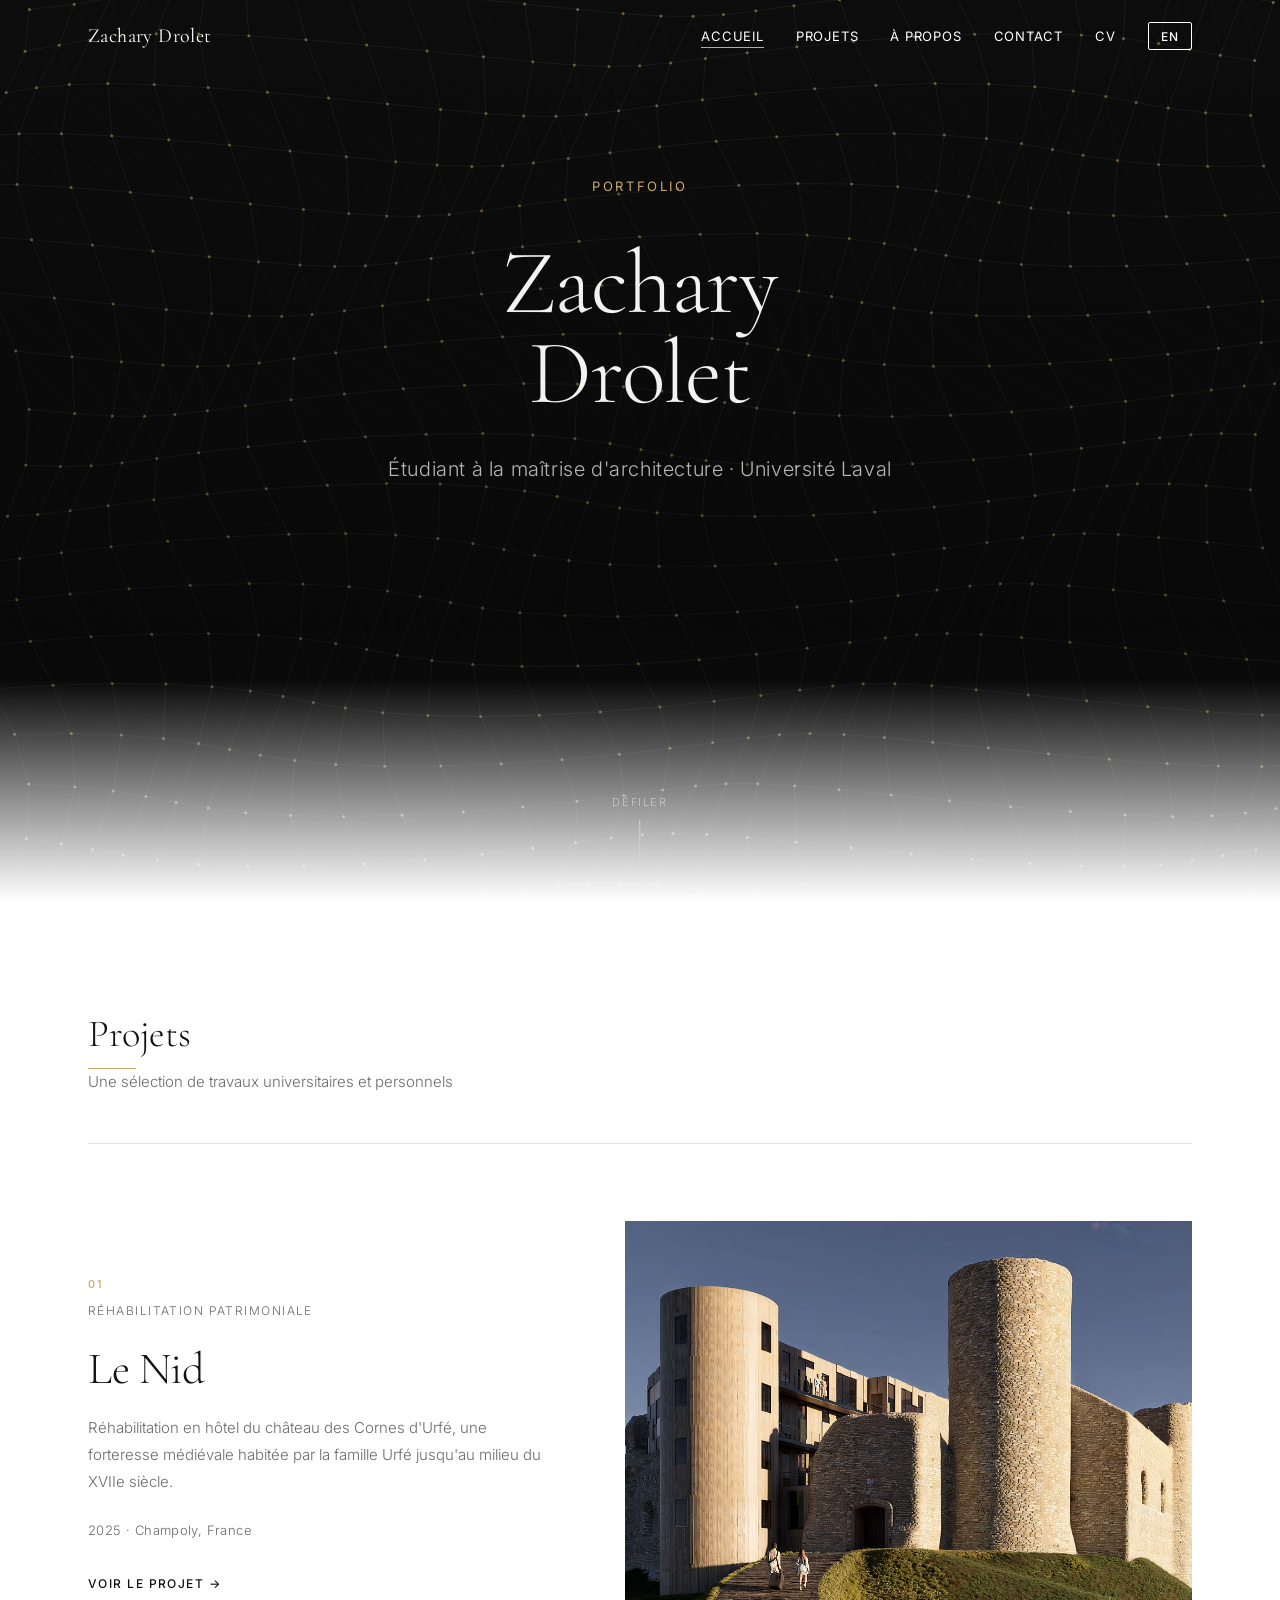
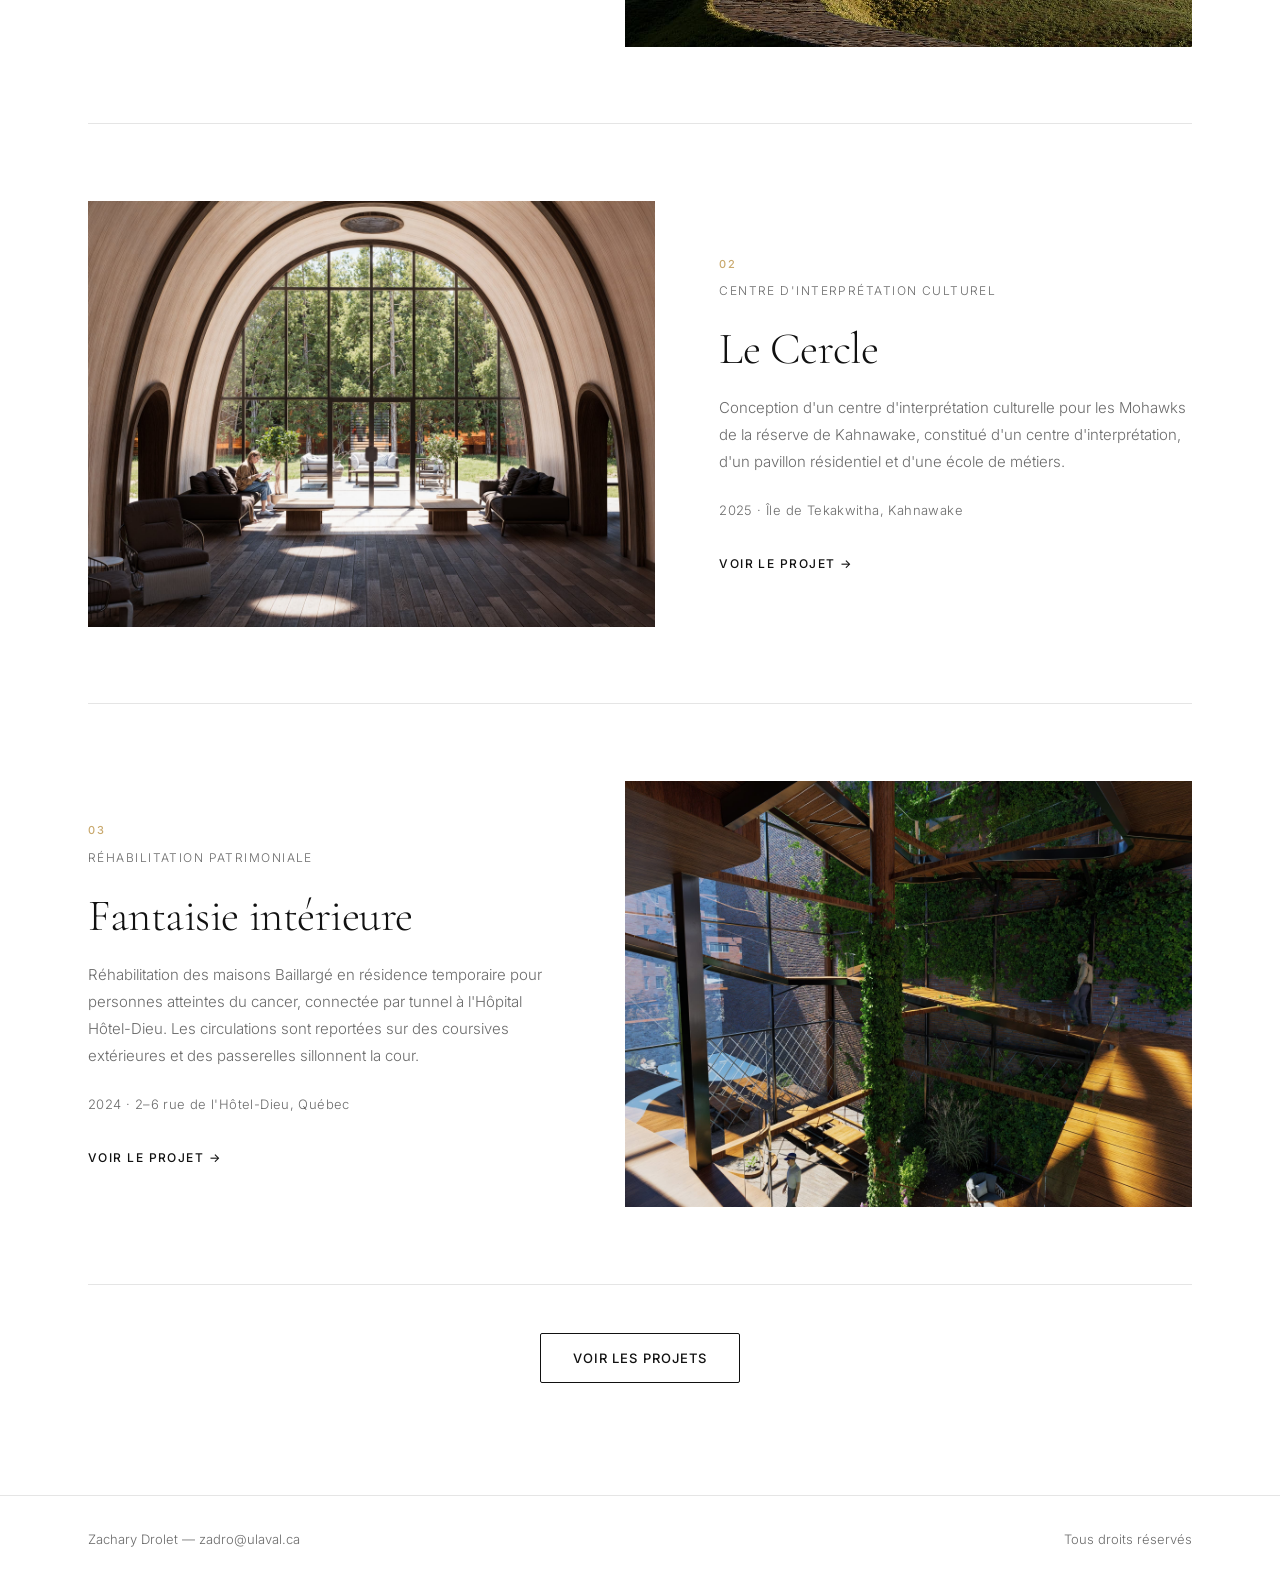
<file: index.html>
<!DOCTYPE html>
<html lang="fr">
<head>
  <meta charset="UTF-8">
  <meta name="viewport" content="width=device-width, initial-scale=1.0">
  <!-- REMPLACER : titre de l'onglet -->
  <title>Zachary Drolet — Architecte</title>
  <meta name="description" content="Portfolio d'architecture de Zachary Drolet, étudiant en architecture.">

  <link rel="preconnect" href="https://fonts.googleapis.com">
  <link rel="preconnect" href="https://fonts.gstatic.com" crossorigin>
  <link rel="stylesheet" href="https://fonts.googleapis.com/css2?family=Cormorant+Garamond:ital,wght@0,300;0,400;0,600;1,300;1,400&family=Inter:wght@300;400;500&display=swap">

  <link rel="stylesheet" href="css/style.css">
  <link rel="stylesheet" href="css/animations.css">
</head>
<body>

  <!-- ── Navigation ── -->
  <nav class="nav nav--hero" role="navigation" aria-label="Navigation principale">
    <div class="container nav__inner">
      <a href="index.html" class="nav__logo">Zachary Drolet</a>

      <button class="nav-toggle" aria-label="Ouvrir le menu" aria-expanded="false">
        <span></span><span></span><span></span>
      </button>

      <ul class="nav-menu" role="list">
        <li><a href="index.html"    class="nav-link" data-i18n="nav.home">Accueil</a></li>
        <li><a href="projets.html"  class="nav-link" data-i18n="nav.projects">Projets</a></li>
        <li><a href="a-propos.html" class="nav-link" data-i18n="nav.about">À propos</a></li>
        <li><a href="contact.html"  class="nav-link" data-i18n="nav.contact">Contact</a></li>
        <li><a href="cv.html"       class="nav-link" data-i18n="nav.cv">CV</a></li>
        <li>
          <button id="lang-toggle" class="btn-lang" data-i18n="lang.toggle" aria-label="Changer la langue">EN</button>
        </li>
      </ul>
    </div>
  </nav>

  <main>

    <!-- ── Hero ── -->
    <section class="hero">
      <canvas id="hero-canvas" aria-hidden="true"></canvas>
      <div class="hero__overlay"></div>

      <div class="hero__content">
        <p class="hero__eyebrow hero-animate-1">Portfolio</p>

        <!-- Titre SVG tracé comme une courbe paramétrique -->
        <h1 class="hero__title-svg-wrapper" aria-label="Zachary Drolet">
          <svg
            class="hero__title-svg"
            viewBox="0 0 820 310"
            preserveAspectRatio="xMidYMid meet"
            aria-hidden="true"
            focusable="false"
          >
            <text
              class="hero-draw-line"
              x="410" y="148"
              text-anchor="middle"
              font-family="'Cormorant Garamond', Georgia, serif"
              font-size="148"
              font-weight="300"
              letter-spacing="-2"
            >Zachary</text>
            <text
              class="hero-draw-line"
              x="410" y="295"
              text-anchor="middle"
              font-family="'Cormorant Garamond', Georgia, serif"
              font-size="148"
              font-weight="300"
              letter-spacing="-2"
            >Drolet</text>
          </svg>
        </h1>

        <!-- Ces éléments apparaissent après que le tracé est terminé -->
        <p class="hero__tagline hero-extra" data-i18n="hero.tagline">Étudiant à la maîtrise d'architecture · Université Laval</p>

        <div class="hero__cta hero-extra">
          <a href="projets.html" class="btn btn-outline-light" data-i18n="hero.cta">Voir les projets</a>
          <a href="a-propos.html" class="btn btn-outline-light" data-i18n="nav.about">À propos</a>
        </div>
      </div>

      <div class="hero__scroll" aria-hidden="true">
        <span data-i18n="hero.scroll">Défiler</span>
        <div class="hero__scroll-line"></div>
      </div>
    </section>

    <!-- ── Aperçu projets ── -->
    <section class="section">
      <div class="container">
        <div class="fade-in">
          <h2 class="section-title" data-i18n="projects.title">Projets</h2>
          <span class="section-title-line"></span>
          <p class="section-subtitle" data-i18n="projects.subtitle">Une sélection de travaux universitaires et personnels</p>
        </div>

        <!-- Les 3 projets vedette -->
        <div class="featured-grid" id="preview-grid">
          <!-- Généré par JS ci-dessous -->
        </div>

        <div style="text-align:center; margin-top: 3rem;" class="fade-in">
          <a href="projets.html" class="btn btn-outline" data-i18n="hero.cta">Voir les projets</a>
        </div>
      </div>
    </section>

  </main>

  <!-- ── Footer ── -->
  <footer class="footer">
    <div class="container footer__inner">
      <!-- REMPLACER : votre nom et email -->
      <p>Zachary Drolet — <a href="mailto:zadro@ulaval.ca" class="link-underline">zadro@ulaval.ca</a></p>
      <p data-i18n="footer.rights">Tous droits réservés</p>
    </div>
  </footer>

  <!-- Scripts — ordre impératif -->
  <script src="data/translations.js"></script>
  <script src="data/projects.js"></script>
  <script src="js/lang.js"></script>
  <script src="js/projects.js"></script>
  <script src="js/main.js"></script>
  <script src="js/hero-canvas.js"></script>
  <script src="js/title-draw.js"></script>
  <script>
    // Aperçu : 3 projets vedette sur la page d'accueil
    document.addEventListener('DOMContentLoaded', () => {
      const previewGrid = document.getElementById('preview-grid');
      if (!previewGrid || typeof PROJECTS === 'undefined') return;

      const lang    = typeof Lang !== 'undefined' ? Lang.getCurrent() : 'fr';
      const preview = PROJECTS.slice(0, 3);

      previewGrid.innerHTML = preview.map((p, i) => {
        const title = lang === 'fr' ? p.titleFR : p.titleEN;
        const type  = lang === 'fr' ? p.typeFR  : p.typeEN;
        const desc  = lang === 'fr' ? p.descriptionFR : p.descriptionEN;
        const num   = String(i + 1).padStart(2, '0');
        return `
          <a href="projet.html?id=${p.id}" class="featured-project fade-in" aria-label="${title}">
            <div class="featured-project__img">
              <img src="${p.image}" alt="${title}" loading="lazy">
            </div>
            <div class="featured-project__info">
              <p class="featured-project__number">${num}</p>
              <p class="featured-project__type">${type}</p>
              <h3 class="featured-project__title">${title}</h3>
              <p class="featured-project__desc">${desc}</p>
              <p class="featured-project__meta">${p.year} · ${p.location}</p>
              <span class="featured-project__cta">${lang === 'fr' ? 'Voir le projet' : 'View project'} →</span>
            </div>
          </a>`;
      }).join('');

      previewGrid.querySelectorAll('.fade-in').forEach(el => observer.observe(el));
    });
  </script>

</body>
</html>
</file>
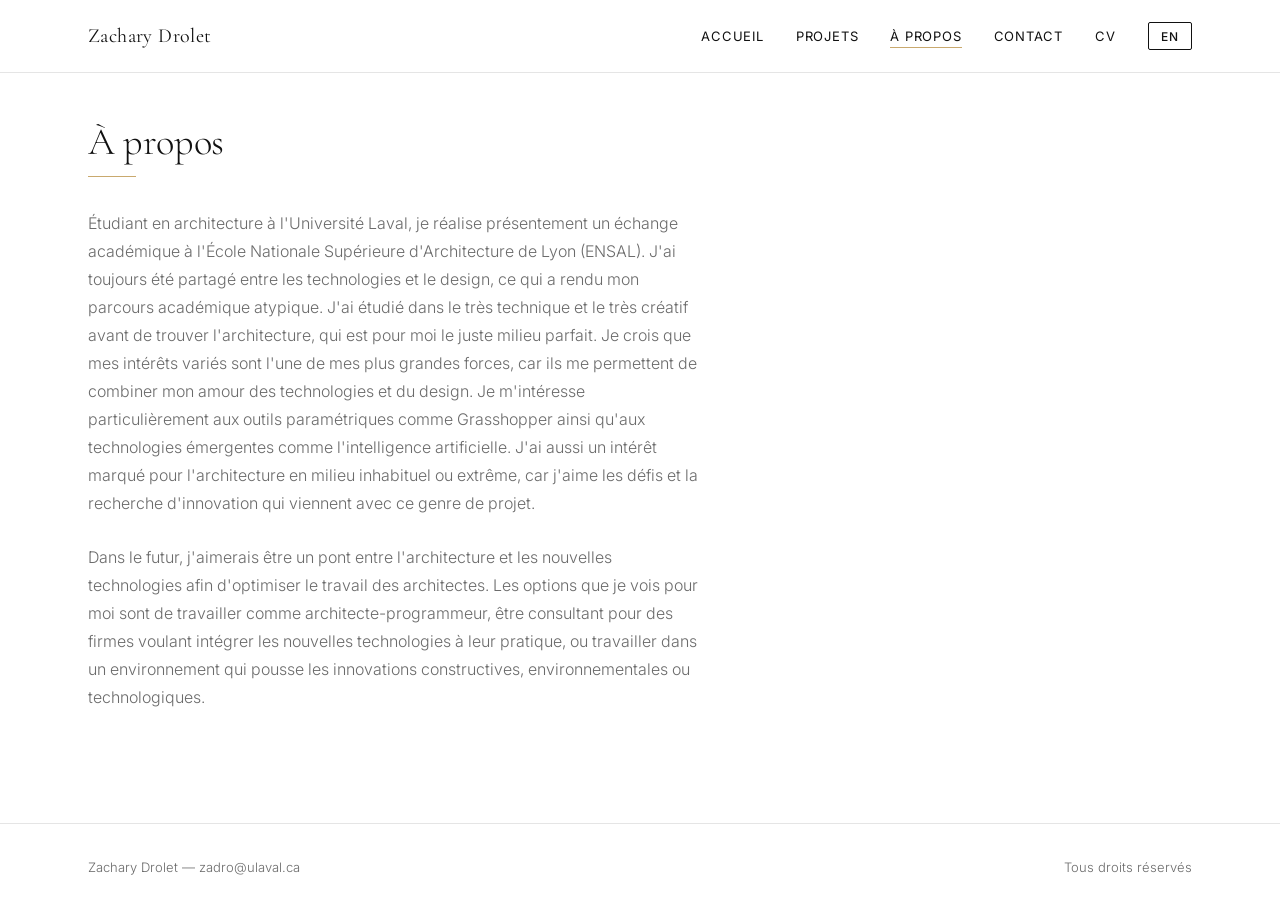
<file: a-propos.html>
<!DOCTYPE html>
<html lang="fr">
<head>
  <meta charset="UTF-8">
  <meta name="viewport" content="width=device-width, initial-scale=1.0">
  <title>À propos — Zachary Drolet Architecte</title>
  <meta name="description" content="À propos de Zachary Drolet, étudiant en architecture.">

  <link rel="preconnect" href="https://fonts.googleapis.com">
  <link rel="preconnect" href="https://fonts.gstatic.com" crossorigin>
  <link rel="stylesheet" href="https://fonts.googleapis.com/css2?family=Cormorant+Garamond:ital,wght@0,300;0,400;0,600;1,300;1,400&family=Inter:wght@300;400;500&display=swap">

  <link rel="stylesheet" href="css/style.css">
  <link rel="stylesheet" href="css/animations.css">
</head>
<body>

  <!-- ── Navigation ── -->
  <nav class="nav" role="navigation" aria-label="Navigation principale">
    <div class="container nav__inner">
      <a href="index.html" class="nav__logo">Zachary Drolet</a>

      <button class="nav-toggle" aria-label="Ouvrir le menu" aria-expanded="false">
        <span></span><span></span><span></span>
      </button>

      <ul class="nav-menu" role="list">
        <li><a href="index.html"    class="nav-link" data-i18n="nav.home">Accueil</a></li>
        <li><a href="projets.html"  class="nav-link" data-i18n="nav.projects">Projets</a></li>
        <li><a href="a-propos.html" class="nav-link" data-i18n="nav.about">À propos</a></li>
        <li><a href="contact.html"  class="nav-link" data-i18n="nav.contact">Contact</a></li>
        <li><a href="cv.html"       class="nav-link" data-i18n="nav.cv">CV</a></li>
        <li>
          <button id="lang-toggle" class="btn-lang" data-i18n="lang.toggle" aria-label="Changer la langue">EN</button>
        </li>
      </ul>
    </div>
  </nav>

  <main>
    <section class="section" style="padding-top: calc(var(--nav-height) + 3rem);">
      <div class="container">

        <div class="about-grid">

          <!-- ── Texte ── -->
          <div class="about-text">
            <div class="fade-in">
              <h1 class="section-title" data-i18n="about.title">À propos</h1>
              <span class="section-title-line"></span>
            </div>

            <div class="fade-in" style="margin-top: 2rem;" data-delay="1">
              <p data-i18n="about.bio.1">
                Étudiant en architecture à l'Université Laval, je réalise présentement un échange académique à l'École Nationale Supérieure d'Architecture de Lyon (ENSAL). J'ai toujours été partagé entre les technologies et le design, ce qui a rendu mon parcours académique atypique. J'ai étudié dans le très technique et le très créatif avant de trouver l'architecture qui est pour moi le juste milieu parfait. Je crois que mes intérêts variés sont l'une de mes plus grandes forces, car ils me permettent de combiner mon amour des technologies et du design. Je m'intéresse particulièrement aux outils paramétriques comme Grasshopper ainsi qu'aux technologies émergentes comme l'intelligence artificielle. J'ai aussi un intérêt marqué pour l'architecture en milieu inhabituel ou extrême car j'aime les défis et la recherche d'innovation qui viennent avec ce genre de projet.
              </p>
              <br>
              <p data-i18n="about.bio.2">
               Dans le futur, j'aimerais être un pont entre l'architecture et les nouvelles technologies afin d'optimiser le travail des architectes. Les options que je vois pour moi sont de travailler comme architecte-programmeur, être consultant pour des firmes voulant intégrer les nouvelles technologies à leur pratique ou travailler dans un environnement qui pousse les innovations constructives, environnementales ou technologiques.
              </p>
            </div>

          </div>

          <!-- ── Photo ── -->
          <!--
          <div class="about-photo-wrapper slide-right">
            <img
              src="images/portrait.jpg"
              alt="Portrait d'Zachary Drolet"
              class="about-photo"
              data-i18n-alt="about.photo.alt"
              width="600"
              height="800"
            >
            <p class="about-photo-caption">Lyon, 2025</p>
          </div>
          -->

        </div>
      </div>
    </section>
  </main>

  <!-- ── Footer ── -->
  <footer class="footer">
    <div class="container footer__inner">
      <p>Zachary Drolet — <a href="mailto:zadro@ulaval.ca" class="link-underline">zadro@ulaval.ca</a></p>
      <p data-i18n="footer.rights">Tous droits réservés</p>
    </div>
  </footer>

  <script src="data/translations.js"></script>
  <script src="js/lang.js"></script>
  <script src="js/main.js"></script>

</body>
</html>
</file>
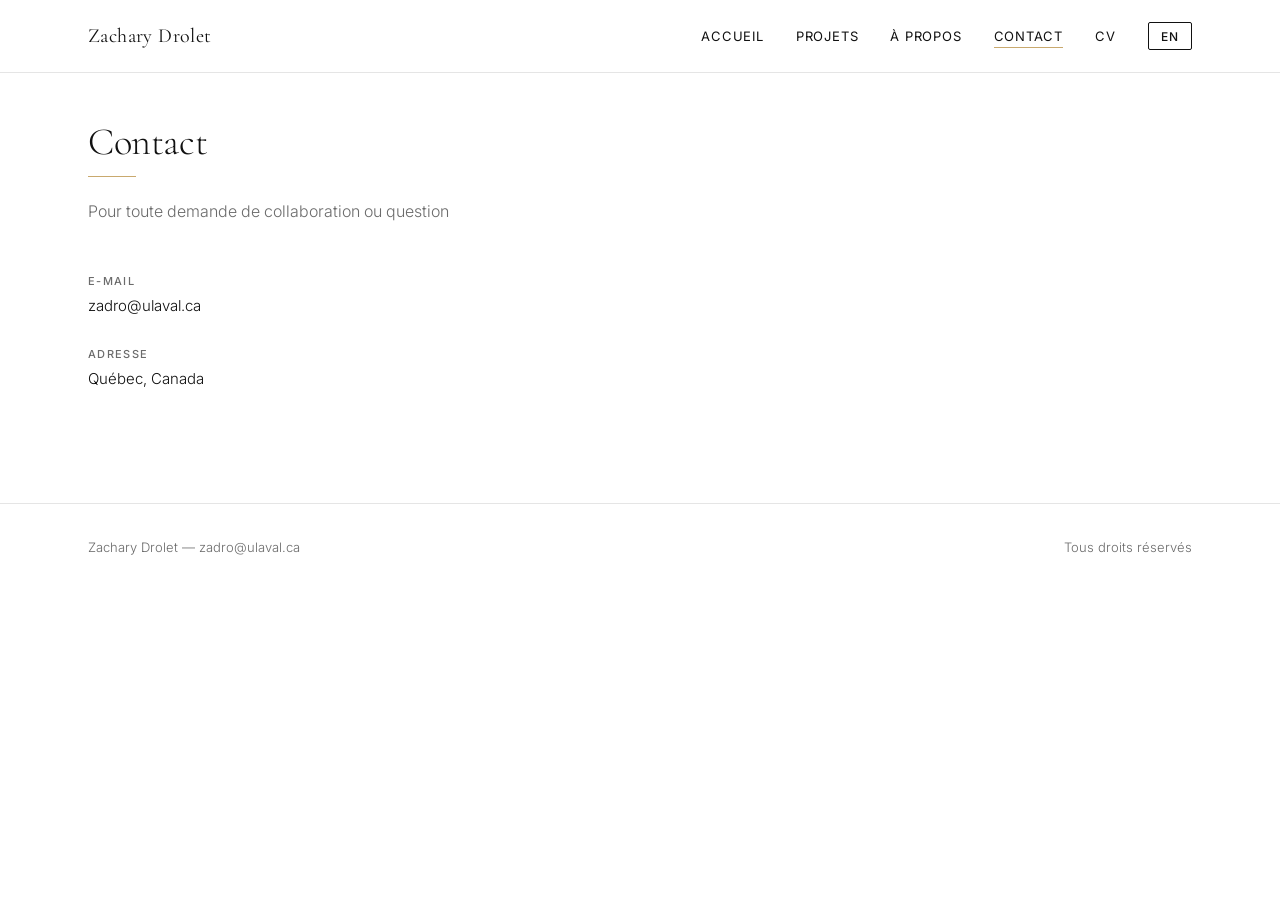
<file: contact.html>
<!DOCTYPE html>
<html lang="fr">
<head>
  <meta charset="UTF-8">
  <meta name="viewport" content="width=device-width, initial-scale=1.0">
  <title>Contact — Zachary Drolet Architecte</title>
  <meta name="description" content="Coordonnées de Zachary Drolet, étudiant en architecture.">

  <link rel="preconnect" href="https://fonts.googleapis.com">
  <link rel="preconnect" href="https://fonts.gstatic.com" crossorigin>
  <link rel="stylesheet" href="https://fonts.googleapis.com/css2?family=Cormorant+Garamond:ital,wght@0,300;0,400;0,600;1,300;1,400&family=Inter:wght@300;400;500&display=swap">

  <link rel="stylesheet" href="css/style.css">
  <link rel="stylesheet" href="css/animations.css">

  <style>
    .contact-page {
      display: flex;
      flex-direction: column;
      gap: 3rem;
      max-width: 560px;
    }

    .contact-block {
      display: flex;
      flex-direction: column;
      gap: 1.75rem;
    }
  </style>
</head>
<body>

  <!-- ── Navigation ── -->
  <nav class="nav" role="navigation" aria-label="Navigation principale">
    <div class="container nav__inner">
      <a href="index.html" class="nav__logo">Zachary Drolet</a>

      <button class="nav-toggle" aria-label="Ouvrir le menu" aria-expanded="false">
        <span></span><span></span><span></span>
      </button>

      <ul class="nav-menu" role="list">
        <li><a href="index.html"    class="nav-link" data-i18n="nav.home">Accueil</a></li>
        <li><a href="projets.html"  class="nav-link" data-i18n="nav.projects">Projets</a></li>
        <li><a href="a-propos.html" class="nav-link" data-i18n="nav.about">À propos</a></li>
        <li><a href="contact.html"  class="nav-link" data-i18n="nav.contact">Contact</a></li>
        <li><a href="cv.html"       class="nav-link" data-i18n="nav.cv">CV</a></li>
        <li>
          <button id="lang-toggle" class="btn-lang" data-i18n="lang.toggle" aria-label="Changer la langue">EN</button>
        </li>
      </ul>
    </div>
  </nav>

  <main>
    <section class="section" style="padding-top: calc(var(--nav-height) + 3rem);">
      <div class="container">

        <div class="contact-page">

          <div class="fade-in">
            <h1 class="section-title" data-i18n="contact.title">Contact</h1>
            <span class="section-title-line"></span>
            <p style="margin-top:1.25rem;" data-i18n="contact.subtitle">
              Pour toute demande de collaboration ou question
            </p>
          </div>

          <div class="contact-block fade-in" data-delay="1">

            <!-- REMPLACER : votre adresse e-mail -->
            <div class="contact-detail-item">
              <span class="contact-detail-label" data-i18n="contact.email">E-mail</span>
              <span class="contact-detail-value">
                <a href="mailto:zadro@ulaval.ca" class="link-underline">
                  zadro@ulaval.ca
                </a>
              </span>
            </div>

            <!-- REMPLACER : votre ville / localisation -->
            <div class="contact-detail-item">
              <span class="contact-detail-label" data-i18n="contact.address">Adresse</span>
              <span class="contact-detail-value">Québec, Canada</span>
            </div>

          </div>

        </div>

      </div>
    </section>
  </main>

  <!-- ── Footer ── -->
  <footer class="footer">
    <div class="container footer__inner">
      <p>Zachary Drolet — <a href="mailto:zadro@ulaval.ca" class="link-underline">zadro@ulaval.ca</a></p>
      <p data-i18n="footer.rights">Tous droits réservés</p>
    </div>
  </footer>

  <script src="data/translations.js"></script>
  <script src="js/lang.js"></script>
  <script src="js/main.js"></script>

</body>
</html>
</file>
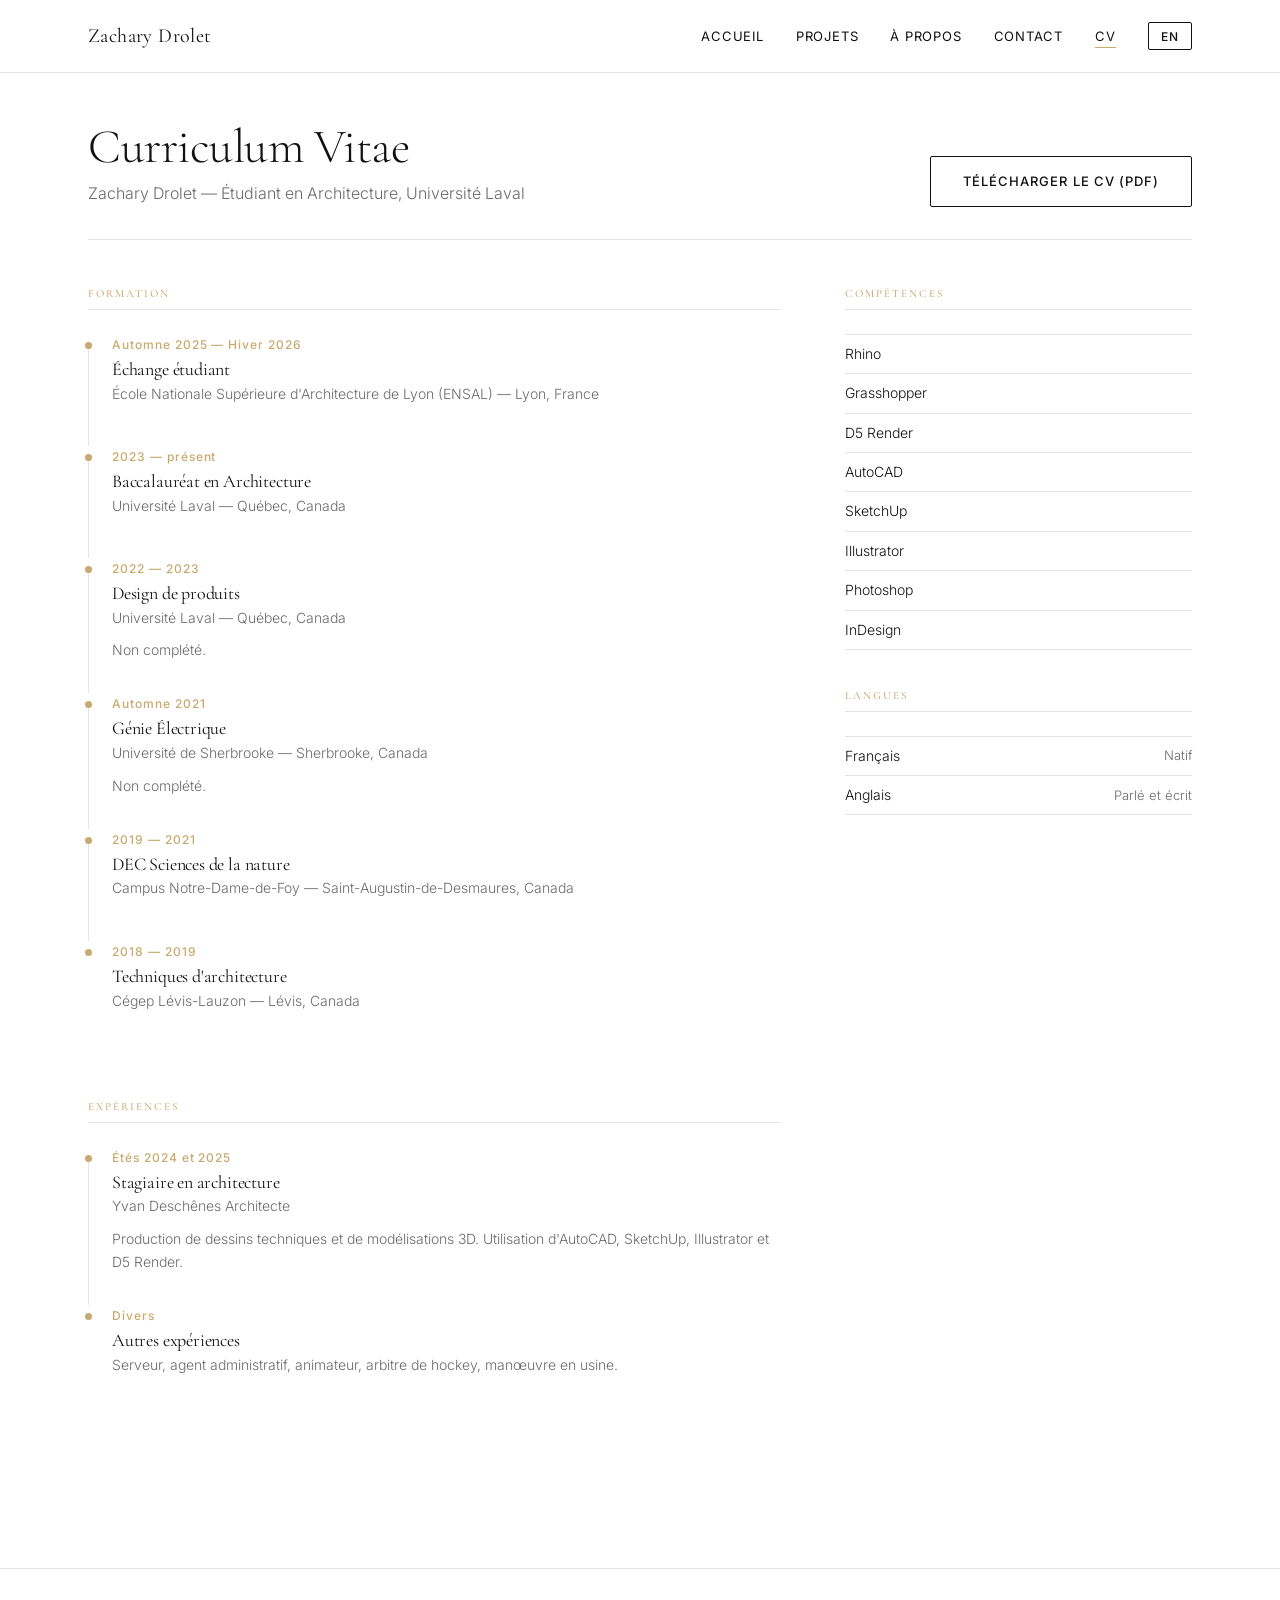
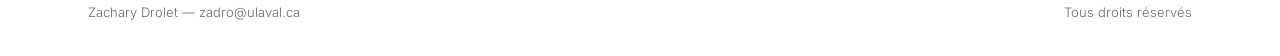
<file: cv.html>
<!DOCTYPE html>
<html lang="fr">
<head>
  <meta charset="UTF-8">
  <meta name="viewport" content="width=device-width, initial-scale=1.0">
  <title>CV — Zachary Drolet Architecte</title>
  <meta name="description" content="Curriculum vitae de Zachary Drolet, étudiant en architecture.">

  <link rel="preconnect" href="https://fonts.googleapis.com">
  <link rel="preconnect" href="https://fonts.gstatic.com" crossorigin>
  <link rel="stylesheet" href="https://fonts.googleapis.com/css2?family=Cormorant+Garamond:ital,wght@0,300;0,400;0,600;1,300;1,400&family=Inter:wght@300;400;500&display=swap">

  <link rel="stylesheet" href="css/style.css">
  <link rel="stylesheet" href="css/animations.css">
</head>
<body>

  <!-- ── Navigation ── -->
  <nav class="nav" role="navigation" aria-label="Navigation principale">
    <div class="container nav__inner">
      <a href="index.html" class="nav__logo">Zachary Drolet</a>

      <button class="nav-toggle" aria-label="Ouvrir le menu" aria-expanded="false">
        <span></span><span></span><span></span>
      </button>

      <ul class="nav-menu" role="list">
        <li><a href="index.html"    class="nav-link" data-i18n="nav.home">Accueil</a></li>
        <li><a href="projets.html"  class="nav-link" data-i18n="nav.projects">Projets</a></li>
        <li><a href="a-propos.html" class="nav-link" data-i18n="nav.about">À propos</a></li>
        <li><a href="contact.html"  class="nav-link" data-i18n="nav.contact">Contact</a></li>
        <li><a href="cv.html"       class="nav-link" data-i18n="nav.cv">CV</a></li>
        <li>
          <button id="lang-toggle" class="btn-lang" data-i18n="lang.toggle" aria-label="Changer la langue">EN</button>
        </li>
      </ul>
    </div>
  </nav>

  <main>
    <section class="section" style="padding-top: calc(var(--nav-height) + 3rem);">
      <div class="container">

        <!-- En-tête CV -->
        <div class="cv-header fade-in">
          <div>
            <h1 data-i18n="cv.title">Curriculum Vitae</h1>
            <p class="cv-header-sub">Zachary Drolet — <span data-i18n="cv.header.sub">Étudiant en Architecture, Université Laval</span></p>
          </div>
          <!--
            REMPLACER : déposer votre fichier PDF à la racine du projet sous le nom "cv.pdf"
            puis ce bouton deviendra fonctionnel automatiquement
          -->
          <a href="cv.pdf" class="btn btn-outline" data-i18n="cv.download" download>
            Télécharger le CV (PDF)
          </a>
        </div>

        <div class="cv-columns">

          <!-- ── Colonne principale ── -->
          <div class="cv-main">

            <!-- Formation -->
            <div class="cv-section fade-in">
              <h2 class="cv-section-title" data-i18n="cv.education">Formation</h2>
              <div class="cv-timeline">

                <div class="cv-entry">
                  <p class="cv-entry-period" data-i18n="cv.edu.exchange.period">Automne 2025 — Hiver 2026</p>
                  <h3 class="cv-entry-title" data-i18n="cv.edu.exchange.title">Échange étudiant</h3>
                  <p class="cv-entry-subtitle">École Nationale Supérieure d'Architecture de Lyon (ENSAL) — Lyon, France</p>
                </div>

                <div class="cv-entry">
                  <p class="cv-entry-period">2023 — <span data-i18n="cv.present">présent</span></p>
                  <h3 class="cv-entry-title" data-i18n="cv.edu.bachelor.title">Baccalauréat en Architecture</h3>
                  <p class="cv-entry-subtitle">Université Laval — Québec, Canada</p>
                </div>

                <div class="cv-entry">
                  <p class="cv-entry-period">2022 — 2023</p>
                  <h3 class="cv-entry-title" data-i18n="cv.edu.product.title">Design de produits</h3>
                  <p class="cv-entry-subtitle">Université Laval — Québec, Canada</p>
                  <p class="cv-entry-desc" data-i18n="cv.edu.product.desc">Non complété.</p>
                </div>

                <div class="cv-entry">
                  <p class="cv-entry-period" data-i18n="cv.edu.electrical.period">Automne 2021</p>
                  <h3 class="cv-entry-title" data-i18n="cv.edu.electrical.title">Génie Électrique</h3>
                  <p class="cv-entry-subtitle">Université de Sherbrooke — Sherbrooke, Canada</p>
                  <p class="cv-entry-desc" data-i18n="cv.edu.electrical.desc">Non complété.</p>
                </div>

                <div class="cv-entry">
                  <p class="cv-entry-period">2019 — 2021</p>
                  <h3 class="cv-entry-title" data-i18n="cv.edu.sciences.title">DEC Sciences de la nature</h3>
                  <p class="cv-entry-subtitle">Campus Notre-Dame-de-Foy — Saint-Augustin-de-Desmaures, Canada</p>
                </div>

                <div class="cv-entry">
                  <p class="cv-entry-period">2018 — 2019</p>
                  <h3 class="cv-entry-title" data-i18n="cv.edu.arch.title">Techniques d'architecture</h3>
                  <p class="cv-entry-subtitle">Cégep Lévis-Lauzon — Lévis, Canada</p>
                </div>

              </div>
            </div>

            <!-- Expériences -->
            <div class="cv-section fade-in" data-delay="1">
              <h2 class="cv-section-title" data-i18n="cv.experience">Expériences</h2>
              <div class="cv-timeline">

                <div class="cv-entry">
                  <p class="cv-entry-period" data-i18n="cv.exp.intern.period">Étés 2024 et 2025</p>
                  <h3 class="cv-entry-title" data-i18n="cv.exp.intern.title">Stagiaire en architecture</h3>
                  <p class="cv-entry-subtitle">Yvan Deschênes Architecte</p>
                  <p class="cv-entry-desc" data-i18n="cv.exp.intern.desc">
                    Production de dessins techniques et de modélisations 3D.
                    Utilisation d'AutoCAD, SketchUp, Illustrator et D5 Render.
                  </p>
                </div>

                <div class="cv-entry">
                  <p class="cv-entry-period" data-i18n="cv.exp.other.period">Divers</p>
                  <h3 class="cv-entry-title" data-i18n="cv.exp.other.title">Autres expériences</h3>
                  <p class="cv-entry-desc" data-i18n="cv.exp.other.desc">
                    Serveur, agent administratif, animateur, arbitre de hockey, manœuvre en usine.
                  </p>
                </div>

              </div>
            </div>

          </div>

          <!-- ── Colonne latérale ── -->
          <div class="cv-sidebar fade-in" data-delay="2">

            <!-- Logiciels -->
            <div class="cv-section">
              <h2 class="cv-section-title" data-i18n="cv.skills">Compétences</h2>
              <div>
                <div class="cv-skill-item">
                  <span class="cv-skill-name">Rhino</span>
                </div>
                <div class="cv-skill-item">
                  <span class="cv-skill-name">Grasshopper</span>
                </div>
                <div class="cv-skill-item">
                  <span class="cv-skill-name">D5 Render</span>
                </div>
                <div class="cv-skill-item">
                  <span class="cv-skill-name">AutoCAD</span>
                </div>
                <div class="cv-skill-item">
                  <span class="cv-skill-name">SketchUp</span>
                </div>
                <div class="cv-skill-item">
                  <span class="cv-skill-name">Illustrator</span>
                </div>
                <div class="cv-skill-item">
                  <span class="cv-skill-name">Photoshop</span>
                </div>
                <div class="cv-skill-item">
                  <span class="cv-skill-name">InDesign</span>
                </div>
              </div>
            </div>

            <!-- Langues -->
            <div class="cv-section">
              <h2 class="cv-section-title" data-i18n="about.languages">Langues</h2>
              <div>
                <div class="cv-skill-item">
                  <span class="cv-skill-name">Français</span>
                  <span class="cv-skill-level" data-i18n="cv.lang.fr.level">Natif</span>
                </div>
                <div class="cv-skill-item">
                  <span class="cv-skill-name">Anglais</span>
                  <span class="cv-skill-level" data-i18n="cv.lang.en.level">Parlé et écrit</span>
                </div>
              </div>
            </div>

          </div>
        </div>
      </div>
    </section>
  </main>

  <!-- ── Footer ── -->
  <footer class="footer">
    <div class="container footer__inner">
      <p>Zachary Drolet — <a href="mailto:zadro@ulaval.ca" class="link-underline">zadro@ulaval.ca</a></p>
      <p data-i18n="footer.rights">Tous droits réservés</p>
    </div>
  </footer>

  <script src="data/translations.js"></script>
  <script src="js/lang.js"></script>
  <script src="js/main.js"></script>

</body>
</html>
</file>
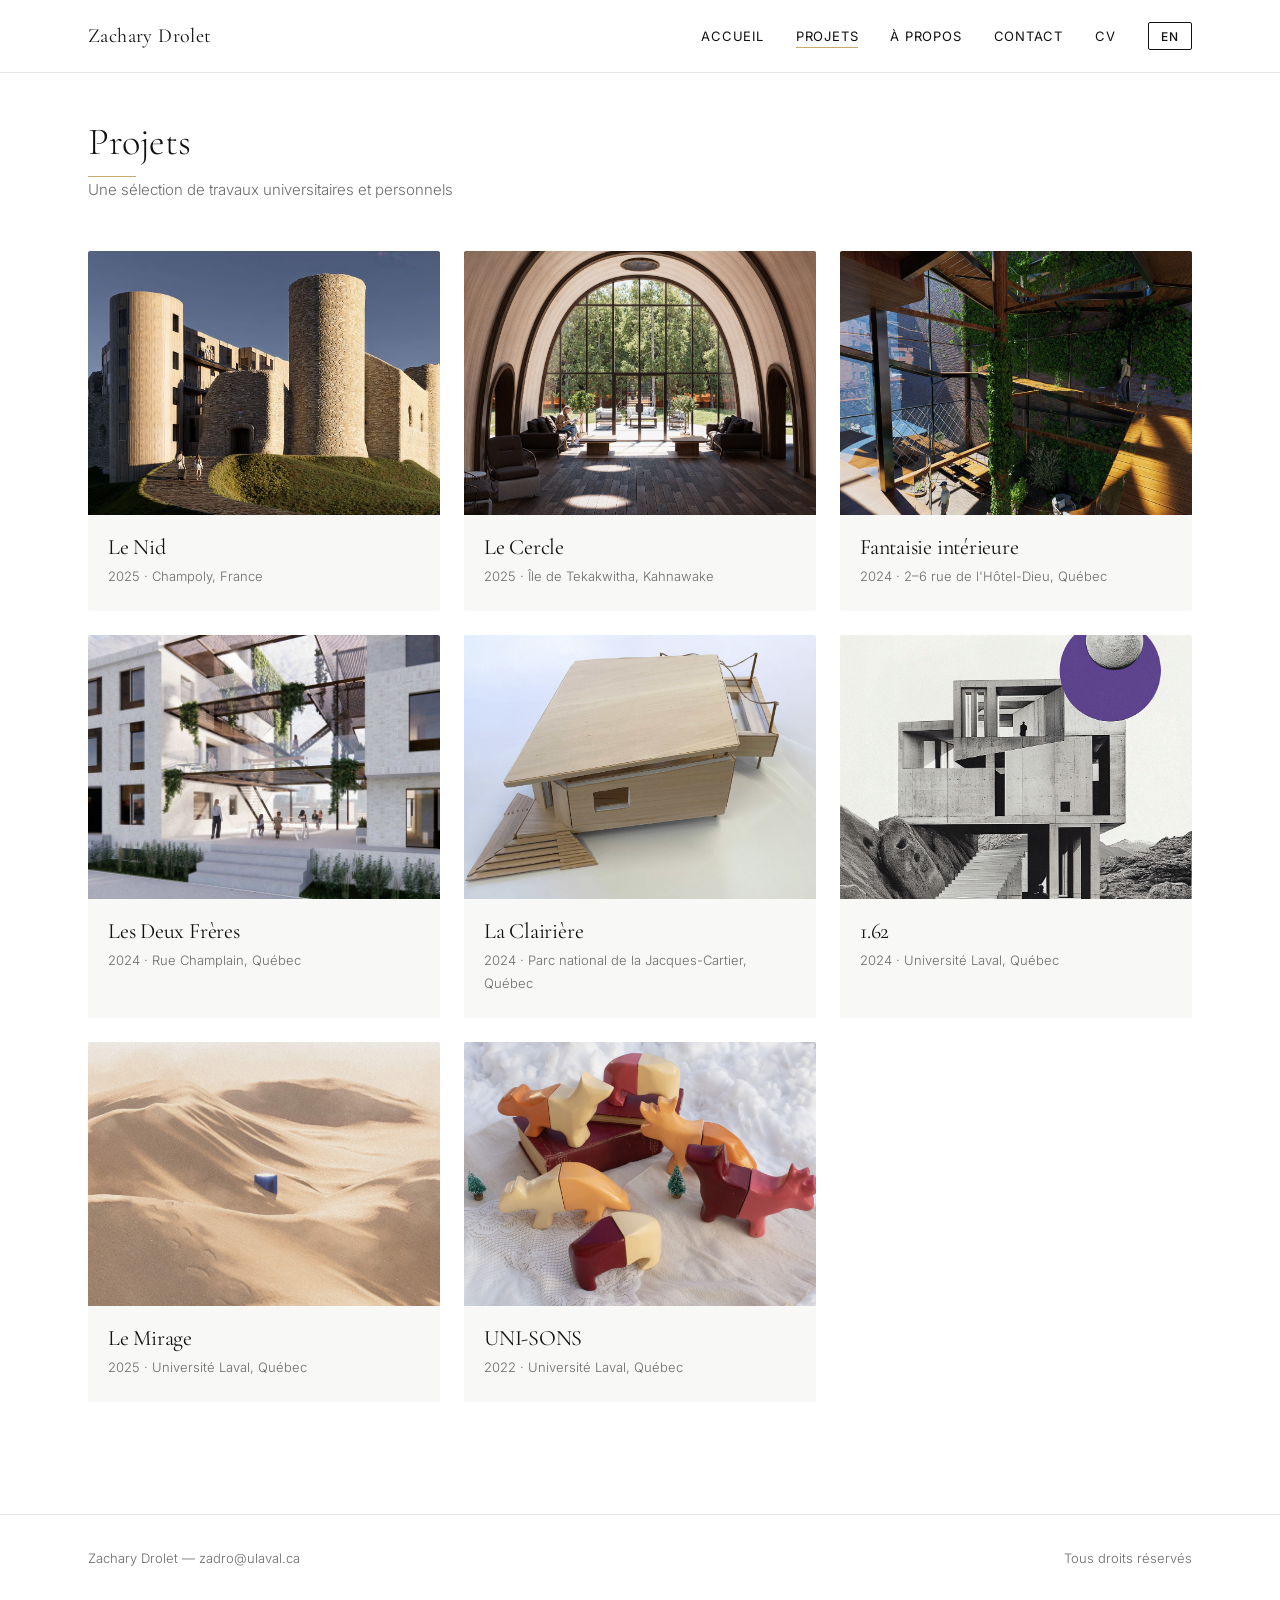
<file: projets.html>
<!DOCTYPE html>
<html lang="fr">
<head>
  <meta charset="UTF-8">
  <meta name="viewport" content="width=device-width, initial-scale=1.0">
  <title>Projets — Zachary Drolet Architecte</title>
  <meta name="description" content="Sélection de projets architecturaux d'Zachary Drolet.">

  <link rel="preconnect" href="https://fonts.googleapis.com">
  <link rel="preconnect" href="https://fonts.gstatic.com" crossorigin>
  <link rel="stylesheet" href="https://fonts.googleapis.com/css2?family=Cormorant+Garamond:ital,wght@0,300;0,400;0,600;1,300;1,400&family=Inter:wght@300;400;500&display=swap">

  <link rel="stylesheet" href="css/style.css">
  <link rel="stylesheet" href="css/animations.css">
</head>
<body>

  <!-- ── Navigation ── -->
  <nav class="nav" role="navigation" aria-label="Navigation principale">
    <div class="container nav__inner">
      <a href="index.html" class="nav__logo">Zachary Drolet</a>

      <button class="nav-toggle" aria-label="Ouvrir le menu" aria-expanded="false">
        <span></span><span></span><span></span>
      </button>

      <ul class="nav-menu" role="list">
        <li><a href="index.html"    class="nav-link" data-i18n="nav.home">Accueil</a></li>
        <li><a href="projets.html"  class="nav-link" data-i18n="nav.projects">Projets</a></li>
        <li><a href="a-propos.html" class="nav-link" data-i18n="nav.about">À propos</a></li>
        <li><a href="contact.html"  class="nav-link" data-i18n="nav.contact">Contact</a></li>
        <li><a href="cv.html"       class="nav-link" data-i18n="nav.cv">CV</a></li>
        <li>
          <button id="lang-toggle" class="btn-lang" data-i18n="lang.toggle" aria-label="Changer la langue">EN</button>
        </li>
      </ul>
    </div>
  </nav>

  <main>
    <section class="section" style="padding-top: calc(var(--nav-height) + 3rem);">
      <div class="container">

        <!-- En-tête de page -->
        <div class="fade-in" style="margin-bottom: 3rem;">
          <h1 class="section-title" data-i18n="projects.title">Projets</h1>
          <span class="section-title-line"></span>
          <p class="section-subtitle" data-i18n="projects.subtitle">
            Une sélection de travaux universitaires et personnels
          </p>
        </div>

        <!-- Grille — remplie dynamiquement par js/projects.js -->
        <div class="projects-grid" id="projects-grid" aria-live="polite">
          <!-- Les 8 cartes projets sont générées par renderProjects() -->
        </div>

      </div>
    </section>
  </main>

  <!-- ── Footer ── -->
  <footer class="footer">
    <div class="container footer__inner">
      <p>Zachary Drolet — <a href="mailto:zadro@ulaval.ca" class="link-underline">zadro@ulaval.ca</a></p>
      <p data-i18n="footer.rights">Tous droits réservés</p>
    </div>
  </footer>

  <!-- Scripts — ordre impératif -->
  <script src="data/translations.js"></script>
  <script src="data/projects.js"></script>
  <script src="js/lang.js"></script>
  <script src="js/projects.js"></script>
  <script src="js/main.js"></script>

</body>
</html>
</file>
<file: css/style.css>
/* ============================================================
   style.css — Portfolio Emma Renaud, Architecte
   REMPLACER : "Emma Renaud" par votre nom partout dans ce projet
   ============================================================ */

/* ── Variables ───────────────────────────────────────────── */
:root {
  --font-serif:         'Cormorant Garamond', Georgia, serif;
  --font-sans:          'Inter', system-ui, -apple-system, sans-serif;

  --color-bg:           #FFFFFF;
  --color-text:         #111111;
  --color-muted:        #6B6B6B;
  --color-accent:       #C9A96E;
  --color-accent-dark:  #A8854A;
  --color-border:       #E5E5E5;
  --color-card-bg:      #F8F8F6;
  --color-overlay:      rgba(10, 10, 10, 0.72);

  --nav-height:         72px;
  --max-width:          1200px;
  --page-padding:       clamp(1.25rem, 5vw, 3rem);

  --radius:             2px;
  --transition-fast:    150ms ease;
  --transition-med:     300ms ease;
  --transition-slow:    600ms cubic-bezier(0.25, 0.46, 0.45, 0.94);
}

/* ── Reset ───────────────────────────────────────────────── */
*, *::before, *::after { box-sizing: border-box; margin: 0; padding: 0; }

html { scroll-behavior: smooth; font-size: 16px; }

body {
  font-family: var(--font-sans);
  font-weight: 300;
  background: var(--color-bg);
  color: var(--color-text);
  line-height: 1.6;
  -webkit-font-smoothing: antialiased;
}

img {
  display: block;
  max-width: 100%;
  height: auto;
}

a {
  color: inherit;
  text-decoration: none;
}

ul { list-style: none; }

button {
  font-family: inherit;
  cursor: pointer;
  border: none;
  background: none;
}

/* ── Typographie ─────────────────────────────────────────── */
h1, h2, h3, h4 {
  font-family: var(--font-serif);
  font-weight: 400;
  line-height: 1.15;
  letter-spacing: -0.01em;
}

h1 { font-size: clamp(3rem, 8vw, 7rem); }
h2 { font-size: clamp(2rem, 4vw, 3.5rem); }
h3 { font-size: clamp(1.25rem, 2vw, 1.75rem); }
h4 { font-size: 1.125rem; }

p {
  font-size: 1rem;
  line-height: 1.75;
  color: var(--color-muted);
}

/* ── Utilitaires ─────────────────────────────────────────── */
.container {
  width: 100%;
  max-width: var(--max-width);
  margin-inline: auto;
  padding-inline: var(--page-padding);
}

.section {
  padding-block: clamp(4rem, 10vw, 7rem);
}

.section-title {
  font-family: var(--font-serif);
  font-size: clamp(1.75rem, 3vw, 2.5rem);
  font-weight: 300;
  margin-bottom: 0.5rem;
}

.section-subtitle {
  font-size: 0.9375rem;
  color: var(--color-muted);
  margin-bottom: 3rem;
}

.text-accent { color: var(--color-accent); }

/* ── Boutons ─────────────────────────────────────────────── */
.btn {
  display: inline-flex;
  align-items: center;
  gap: 0.5rem;
  padding: 0.875rem 2rem;
  font-family: var(--font-sans);
  font-size: 0.8125rem;
  font-weight: 500;
  letter-spacing: 0.08em;
  text-transform: uppercase;
  transition: background var(--transition-fast), color var(--transition-fast), border-color var(--transition-fast);
  border-radius: var(--radius);
}

.btn-primary {
  background: var(--color-text);
  color: var(--color-bg);
  border: 1px solid var(--color-text);
}
.btn-primary:hover {
  background: var(--color-accent);
  border-color: var(--color-accent);
}

.btn-outline {
  background: transparent;
  color: var(--color-text);
  border: 1px solid var(--color-text);
}
.btn-outline:hover {
  background: var(--color-text);
  color: var(--color-bg);
}

.btn-outline-light {
  background: transparent;
  color: var(--color-bg);
  border: 1px solid rgba(255, 255, 255, 0.6);
}
.btn-outline-light:hover {
  background: var(--color-bg);
  color: var(--color-text);
  border-color: var(--color-bg);
}

/* ── Navigation ──────────────────────────────────────────── */
.nav {
  position: fixed;
  top: 0;
  left: 0;
  right: 0;
  z-index: 100;
  height: var(--nav-height);
  background: var(--color-bg);
  box-shadow: 0 1px 0 var(--color-border);
  color: var(--color-text);
  transition: background var(--transition-med), box-shadow var(--transition-med);
}

.nav--scrolled {
  background: rgba(255, 255, 255, 0.96);
  backdrop-filter: blur(12px);
  -webkit-backdrop-filter: blur(12px);
  box-shadow: 0 1px 0 var(--color-border);
}

/* Nav transparente sur hero uniquement */
.nav--hero {
  background: transparent;
  box-shadow: none;
}
.nav--hero .nav__logo,
.nav--hero .nav-link,
.nav--hero .btn-lang,
.nav--hero .nav-toggle {
  color: #FFFFFF;
}
.nav--hero.nav--scrolled .nav__logo,
.nav--hero.nav--scrolled .nav-link,
.nav--hero.nav--scrolled .btn-lang,
.nav--hero.nav--scrolled .nav-toggle {
  color: var(--color-text);
}

.nav__inner {
  display: flex;
  align-items: center;
  justify-content: space-between;
  height: 100%;
}

.nav__logo {
  font-family: var(--font-serif);
  font-size: 1.25rem;
  font-weight: 400;
  letter-spacing: 0.02em;
  transition: color var(--transition-fast);
  flex-shrink: 0;
}
.nav__logo:hover { color: var(--color-accent); }

.nav-menu {
  display: flex;
  align-items: center;
  gap: 2rem;
}

.nav-link {
  position: relative;
  font-size: 0.8125rem;
  font-weight: 400;
  letter-spacing: 0.06em;
  text-transform: uppercase;
  transition: color var(--transition-fast);
  padding-bottom: 2px;
}

.nav-link::after {
  content: '';
  position: absolute;
  bottom: -2px;
  left: 0;
  right: 0;
  height: 1px;
  background: var(--color-accent);
  transform: scaleX(0);
  transform-origin: left;
  transition: transform var(--transition-med);
}

.nav-link:hover::after,
.nav-link.active::after {
  transform: scaleX(1);
}

.nav-link:hover { color: var(--color-accent); }

.btn-lang {
  font-size: 0.75rem;
  font-weight: 500;
  letter-spacing: 0.1em;
  text-transform: uppercase;
  padding: 0.35rem 0.75rem;
  border: 1px solid currentColor;
  border-radius: var(--radius);
  transition: background var(--transition-fast), color var(--transition-fast);
  color: inherit;
}
.btn-lang:hover {
  background: var(--color-accent);
  color: #fff;
  border-color: var(--color-accent);
}

/* Hamburger — mobile */
.nav-toggle {
  display: none;
  flex-direction: column;
  gap: 5px;
  padding: 6px;
  z-index: 110;
  color: var(--color-text);
  background: none;
  border: none;
}
.nav-toggle span {
  display: block;
  width: 24px;
  height: 1.5px;
  background: currentColor;
  transition: transform var(--transition-med), opacity var(--transition-fast);
  transform-origin: center;
}
.nav-toggle[aria-expanded="true"] span:nth-child(1) { transform: translateY(6.5px) rotate(45deg); }
.nav-toggle[aria-expanded="true"] span:nth-child(2) { opacity: 0; }
.nav-toggle[aria-expanded="true"] span:nth-child(3) { transform: translateY(-6.5px) rotate(-45deg); }

/* ── Hero (index.html) ───────────────────────────────────── */
.hero {
  position: relative;
  min-height: 100dvh;
  display: flex;
  align-items: center;
  justify-content: center;
  text-align: center;
  overflow: hidden;
  background: #0f0f0f;
  color: #fff;
  /* padding-top pousse le centre visuel vers le bas de la nav,
     padding-bottom le pousse au-dessus du dégradé */
  padding-top: var(--nav-height);
  padding-bottom: 220px;
}

/* Canvas du maillage paramétrique */
#hero-canvas {
  position: absolute;
  inset: 0;
  width: 100%;
  height: 100%;
  display: block;
}

/* Fallback si JS désactivé ou prefers-reduced-motion */
.hero__bg {
  position: absolute;
  inset: 0;
  /* REMPLACER IMAGE HERO → background-image: url('images/hero.jpg'); */
  background-image:
    linear-gradient(160deg, #1a1a2e 0%, #0f0f0f 60%, #1a0a00 100%);
  background-size: cover;
  background-position: center;
  opacity: 0.85;
}

.hero__overlay {
  position: absolute;
  inset: 0;
  background: linear-gradient(to bottom, rgba(0,0,0,0.2) 0%, rgba(0,0,0,0.45) 70%, rgba(0,0,0,0) 100%);
}

/* Dégradé de fondu vers le blanc en bas du hero */
.hero::after {
  content: '';
  position: absolute;
  bottom: 0;
  left: 0;
  right: 0;
  height: 220px;
  background: linear-gradient(to bottom, transparent 0%, var(--color-bg) 100%);
  z-index: 2;
  pointer-events: none;
}

.hero__content {
  position: relative;
  z-index: 1;
  max-width: 800px;
  padding-inline: var(--page-padding);
}

.hero__eyebrow {
  font-size: 0.8125rem;
  font-weight: 400;
  letter-spacing: 0.2em;
  text-transform: uppercase;
  color: var(--color-accent);
  margin-bottom: 1.5rem;
}


.hero__tagline {
  font-size: clamp(1rem, 2vw, 1.25rem);
  font-weight: 300;
  color: rgba(255,255,255,0.7);
  letter-spacing: 0.03em;
  margin-top: 2.5rem;
  margin-bottom: 2.5rem;
}

.hero__cta {
  display: inline-flex;
  gap: 1rem;
  flex-wrap: wrap;
  justify-content: center;
}

/* Wrapper SVG du titre tracé */
.hero__title-svg-wrapper {
  width: 100%;
  max-width: 860px;
  margin: 0.5rem auto 0;
  line-height: 1;
}

.hero__title-svg {
  width: 100%;
  height: auto;
  overflow: visible;
  display: block;
}

/* Les lignes SVG : fill blanc par défaut (fallback sans JS) */
.hero-draw-line {
  fill: rgba(255, 255, 255, 0.95);
  stroke: none;
}

/* Éléments qui apparaissent après le tracé du titre
   opacity:0 est appliqué par JS seulement si les animations sont actives */
.hero-extra {
  opacity: 1;
}

.hero-extra--active {
  animation: heroReveal 0.9s cubic-bezier(0.25, 0.46, 0.45, 0.94) both;
}

.hero__scroll {
  position: absolute;
  bottom: 2rem;
  left: 50%;
  transform: translateX(-50%);
  display: flex;
  flex-direction: column;
  align-items: center;
  gap: 0.5rem;
  font-size: 0.6875rem;
  letter-spacing: 0.15em;
  text-transform: uppercase;
  color: rgba(255,255,255,0.5);
  z-index: 1;
}

.hero__scroll-line {
  width: 1px;
  height: 48px;
  background: linear-gradient(to bottom, rgba(255,255,255,0.5), transparent);
  animation: scrollPulse 2s ease-in-out infinite;
}

@keyframes scrollPulse {
  0%, 100% { opacity: 0.5; transform: scaleY(1); }
  50%       { opacity: 1;   transform: scaleY(0.6); }
}

/* ── Grille projets ──────────────────────────────────────── */
.projects-grid {
  display: grid;
  grid-template-columns: repeat(2, 1fr);
  gap: 1.5rem;
}

@media (min-width: 1000px) {
  .projects-grid {
    grid-template-columns: repeat(3, 1fr);
  }
}

/* ── Featured projects (accueil) ────────────────────────── */
.featured-grid {
  display: flex;
  flex-direction: column;
  margin-top: 3rem;
}

.featured-project {
  display: grid;
  grid-template-columns: 5fr 6fr;
  grid-template-areas: "info img";
  gap: clamp(2.5rem, 5vw, 5rem);
  padding: clamp(3rem, 6vw, 5rem) 0;
  border-top: 1px solid var(--color-border);
  text-decoration: none;
  color: inherit;
  align-items: center;
}

.featured-grid .featured-project:last-child {
  border-bottom: 1px solid var(--color-border);
}

.featured-project:nth-child(even) {
  grid-template-areas: "img info";
  grid-template-columns: 6fr 5fr;
}

.featured-project__info { grid-area: info; }
.featured-project__img  { grid-area: img; }

.featured-project__img {
  aspect-ratio: 4/3;
  overflow: hidden;
}

.featured-project__img img {
  width: 100%;
  height: 100%;
  object-fit: cover;
  display: block;
  transition: transform 0.6s ease;
}

.featured-project:hover .featured-project__img img {
  transform: scale(1.04);
}

.featured-project__info {
  display: flex;
  flex-direction: column;
}

.featured-project__number {
  font-size: 0.6875rem;
  font-weight: 500;
  letter-spacing: 0.2em;
  text-transform: uppercase;
  color: var(--color-accent);
  margin-bottom: 0.4rem;
}

.featured-project__type {
  font-size: 0.75rem;
  letter-spacing: 0.12em;
  text-transform: uppercase;
  color: var(--color-muted);
  margin-bottom: 1.5rem;
}

.featured-project__title {
  font-family: var(--font-serif);
  font-size: clamp(2rem, 3.5vw, 3rem);
  font-weight: 300;
  line-height: 1.1;
  color: var(--color-text);
  margin-bottom: 1.25rem;
  transition: color 0.2s ease;
}

.featured-project:hover .featured-project__title {
  color: var(--color-accent);
}

.featured-project__desc {
  font-size: 0.9375rem;
  line-height: 1.8;
  color: var(--color-muted);
  margin-bottom: 1.5rem;
}

.featured-project__meta {
  font-size: 0.8125rem;
  color: var(--color-muted);
  letter-spacing: 0.03em;
  margin-bottom: 2rem;
}

.featured-project__cta {
  display: inline-flex;
  align-items: center;
  gap: 0.5rem;
  font-size: 0.75rem;
  font-weight: 500;
  letter-spacing: 0.12em;
  text-transform: uppercase;
  color: var(--color-text);
  transition: color 0.2s ease, gap 0.2s ease;
}

.featured-project:hover .featured-project__cta {
  color: var(--color-accent);
  gap: 0.9rem;
}

@media (max-width: 768px) {
  .featured-project,
  .featured-project:nth-child(even) {
    grid-template-columns: 1fr;
    grid-template-areas: "img" "info";
    padding: 2.5rem 0;
    gap: 1.5rem;
  }
  .featured-project__img { aspect-ratio: 16/9; }
}

.project-card {
  position: relative;
  display: block;
  background: var(--color-card-bg);
  overflow: hidden;
  border-radius: var(--radius);
  cursor: pointer;
  text-decoration: none;
  color: inherit;
}

.project-card__img-wrapper {
  position: relative;
  overflow: hidden;
  aspect-ratio: 4 / 3;
  background: var(--color-border);
}

.project-img {
  width: 100%;
  height: 100%;
  object-fit: cover;
  transition: transform var(--transition-slow);
}

.project-card:hover .project-img {
  transform: scale(1.05);
}

.project-overlay {
  position: absolute;
  inset: 0;
  background: var(--color-overlay);
  display: flex;
  align-items: flex-end;
  padding: 1.25rem;
  opacity: 0;
  transition: opacity var(--transition-med);
}

.project-card:hover .project-overlay {
  opacity: 1;
}

.project-overlay__type {
  font-size: 0.75rem;
  font-weight: 400;
  letter-spacing: 0.1em;
  text-transform: uppercase;
  color: rgba(255,255,255,0.85);
  border-bottom: 1px solid var(--color-accent);
  padding-bottom: 2px;
}

.project-card__info {
  padding: 1.25rem 1.25rem 1.5rem;
}

.project-card__title {
  font-family: var(--font-serif);
  font-size: 1.375rem;
  font-weight: 400;
  margin-bottom: 0.25rem;
  transition: color var(--transition-fast);
}

.project-card:hover .project-card__title {
  color: var(--color-accent);
}

.project-card__meta {
  font-size: 0.8125rem;
  color: var(--color-muted);
  font-weight: 300;
}

/* ── À propos ────────────────────────────────────────────── */
.about-grid {
  display: grid;
  grid-template-columns: 3fr 2fr;
  gap: clamp(2rem, 6vw, 5rem);
  align-items: start;
}

.about-text p + p {
  margin-top: 1.25rem;
}

.about-text h2 {
  margin-bottom: 1.5rem;
}

.about-photo-wrapper {
  position: relative;
}

.about-photo {
  width: 100%;
  aspect-ratio: 3 / 4;
  object-fit: cover;
  filter: grayscale(20%);
  transition: filter var(--transition-med);
}

.about-photo:hover { filter: grayscale(0%); }

.about-photo-caption {
  margin-top: 0.75rem;
  font-size: 0.8125rem;
  color: var(--color-muted);
  text-align: center;
  font-style: italic;
}

.skills-section {
  margin-top: 3rem;
  padding-top: 2rem;
  border-top: 1px solid var(--color-border);
}

.skills-section h3 {
  font-family: var(--font-serif);
  font-size: 1.375rem;
  font-weight: 400;
  margin-bottom: 1.5rem;
}

.skills-group {
  margin-bottom: 2rem;
}

.skills-group h4 {
  font-size: 0.75rem;
  letter-spacing: 0.12em;
  text-transform: uppercase;
  color: var(--color-muted);
  margin-bottom: 0.875rem;
}

.tags {
  display: flex;
  flex-wrap: wrap;
  gap: 0.5rem;
}

.tag {
  padding: 0.375rem 0.875rem;
  font-size: 0.8125rem;
  border: 1px solid var(--color-border);
  border-radius: 100px;
  color: var(--color-muted);
  transition: border-color var(--transition-fast), color var(--transition-fast);
}

.tag:hover {
  border-color: var(--color-accent);
  color: var(--color-accent);
}

/* ── Contact ─────────────────────────────────────────────── */
.contact-detail-item {
  display: flex;
  flex-direction: column;
  gap: 0.2rem;
}

.contact-detail-label {
  font-size: 0.6875rem;
  font-weight: 500;
  letter-spacing: 0.12em;
  text-transform: uppercase;
  color: var(--color-muted);
}

.contact-detail-value {
  font-size: 0.9375rem;
  color: var(--color-text);
}

.contact-detail-value a:hover { color: var(--color-accent); }

/* ── CV ──────────────────────────────────────────────────── */
.cv-header {
  display: flex;
  align-items: flex-end;
  justify-content: space-between;
  margin-bottom: 3rem;
  padding-bottom: 2rem;
  border-bottom: 1px solid var(--color-border);
  flex-wrap: wrap;
  gap: 1.5rem;
}

.cv-header h1 {
  font-size: clamp(2rem, 4vw, 3rem);
  font-weight: 300;
}

.cv-header-sub {
  font-size: 1rem;
  color: var(--color-muted);
  margin-top: 0.25rem;
}

.cv-columns {
  display: grid;
  grid-template-columns: 2fr 1fr;
  gap: clamp(2rem, 5vw, 4rem);
  align-items: start;
}

.cv-section {
  margin-bottom: 3rem;
}

.cv-section-title {
  font-size: 0.6875rem;
  font-weight: 500;
  letter-spacing: 0.18em;
  text-transform: uppercase;
  color: var(--color-accent);
  margin-bottom: 1.5rem;
  padding-bottom: 0.5rem;
  border-bottom: 1px solid var(--color-border);
}

.cv-timeline {
  display: flex;
  flex-direction: column;
  gap: 0;
}

.cv-entry {
  position: relative;
  padding-left: 1.5rem;
  padding-bottom: 2rem;
}

.cv-entry::before {
  content: '';
  position: absolute;
  left: 0;
  top: 8px;
  bottom: 0;
  width: 1px;
  background: var(--color-border);
}

.cv-entry::after {
  content: '';
  position: absolute;
  left: -3px;
  top: 8px;
  width: 7px;
  height: 7px;
  border-radius: 50%;
  background: var(--color-accent);
}

.cv-entry:last-child::before { display: none; }

.cv-entry-period {
  font-size: 0.75rem;
  font-weight: 500;
  letter-spacing: 0.08em;
  color: var(--color-accent);
  margin-bottom: 0.25rem;
}

.cv-entry-title {
  font-family: var(--font-serif);
  font-size: 1.125rem;
  font-weight: 400;
  margin-bottom: 0.125rem;
}

.cv-entry-subtitle {
  font-size: 0.875rem;
  color: var(--color-muted);
  margin-bottom: 0.5rem;
}

.cv-entry-desc {
  font-size: 0.875rem;
  color: var(--color-muted);
  line-height: 1.65;
}

.cv-sidebar .cv-section {
  margin-bottom: 2.5rem;
}

.cv-skill-item {
  display: flex;
  justify-content: space-between;
  align-items: center;
  padding: 0.5rem 0;
  border-bottom: 1px solid var(--color-border);
  font-size: 0.875rem;
}

.cv-skill-item:first-child { border-top: 1px solid var(--color-border); }

.cv-skill-name { color: var(--color-text); }
.cv-skill-level { color: var(--color-muted); font-size: 0.8125rem; }

/* ── Footer ──────────────────────────────────────────────── */
.footer {
  padding-block: 2rem;
  border-top: 1px solid var(--color-border);
  margin-top: auto;
}

.footer__inner {
  display: flex;
  justify-content: space-between;
  align-items: center;
  flex-wrap: wrap;
  gap: 0.75rem;
}

.footer p {
  font-size: 0.8125rem;
  color: var(--color-muted);
}

.footer a:hover { color: var(--color-accent); }

/* ── Divider ─────────────────────────────────────────────── */
.divider {
  width: 48px;
  height: 1px;
  background: var(--color-accent);
  margin-block: 1.5rem;
}

/* ── Responsive ──────────────────────────────────────────── */
@media (max-width: 900px) {
  .about-grid { grid-template-columns: 1fr; }
  .about-photo-wrapper { order: -1; max-width: 320px; }
  .cv-columns { grid-template-columns: 1fr; }
}

@media (max-width: 640px) {
  .projects-grid {
    grid-template-columns: 1fr;
  }

  .nav-toggle { display: flex; }

  .nav-menu {
    position: fixed;
    top: var(--nav-height);
    left: 0;
    right: 0;
    background: rgba(255, 255, 255, 0.97);
    backdrop-filter: blur(12px);
    flex-direction: column;
    padding: 1.5rem var(--page-padding) 2rem;
    gap: 1.25rem;
    transform: translateY(-120%);
    opacity: 0;
    transition: transform var(--transition-med), opacity var(--transition-med);
    pointer-events: none;
    box-shadow: 0 8px 24px rgba(0,0,0,0.08);
  }

  .nav-menu.open {
    transform: translateY(0);
    opacity: 1;
    pointer-events: auto;
  }

  /* Forcer couleur sombre dans le menu mobile ouvert (fond blanc) */
  .nav-menu.open .nav-link,
  .nav-menu.open .btn-lang,
  .nav--hero .nav-menu.open .nav-link,
  .nav--hero .nav-menu.open .btn-lang {
    color: var(--color-text);
  }

  .nav-link { font-size: 1rem; padding: 0.25rem 0; }

  .footer__inner { flex-direction: column; text-align: center; }
}
</file>
<file: css/animations.css>
/* ============================================================
   animations.css — Transitions et effets du portfolio
   ============================================================ */

/* ── Transition de page ──────────────────────────────────── */
body {
  animation: pageFadeIn 0.45s ease both;
}

@keyframes pageFadeIn {
  from { opacity: 0; }
  to   { opacity: 1; }
}

/* ── Révélation au scroll (Intersection Observer) ────────── */
.fade-in {
  opacity: 0;
  transform: translateY(28px);
  transition: opacity 0.65s ease, transform 0.65s ease;
}

.fade-in.visible {
  opacity: 1;
  transform: translateY(0);
}

/* Variantes de délai pour effet stagger sur les cartes */
.fade-in[data-delay="1"] { transition-delay:  80ms; }
.fade-in[data-delay="2"] { transition-delay: 160ms; }
.fade-in[data-delay="3"] { transition-delay: 240ms; }
.fade-in[data-delay="4"] { transition-delay: 320ms; }
.fade-in[data-delay="5"] { transition-delay: 400ms; }
.fade-in[data-delay="6"] { transition-delay: 480ms; }
.fade-in[data-delay="7"] { transition-delay: 560ms; }
.fade-in[data-delay="8"] { transition-delay: 640ms; }

/* Variante slide-right (utilisée sur À propos) */
.slide-right {
  opacity: 0;
  transform: translateX(-24px);
  transition: opacity 0.65s ease, transform 0.65s ease;
}
.slide-right.visible {
  opacity: 1;
  transform: translateX(0);
}

/* ── Hero — révélation séquentielle ──────────────────────── */
.hero-animate-1 { animation: heroReveal 1s cubic-bezier(0.25, 0.46, 0.45, 0.94) 0.2s both; }

@keyframes heroReveal {
  from {
    opacity: 0;
    transform: translateY(36px);
  }
  to {
    opacity: 1;
    transform: translateY(0);
  }
}

/* ── Barre de chargement (fine ligne accent en haut) ─────── */
.page-loader {
  position: fixed;
  top: 0;
  left: 0;
  height: 2px;
  background: var(--color-accent);
  z-index: 9999;
  animation: pageLoad 0.6s ease-out both;
}

@keyframes pageLoad {
  from { width: 0%; }
  to   { width: 100%; opacity: 0; }
}

/* ── Hover liens avec soulignement ───────────────────────── */
.link-underline {
  position: relative;
  display: inline-block;
}

.link-underline::after {
  content: '';
  position: absolute;
  bottom: -2px;
  left: 0;
  width: 100%;
  height: 1px;
  background: var(--color-accent);
  transform: scaleX(0);
  transform-origin: right;
  transition: transform 0.35s ease;
}

.link-underline:hover::after {
  transform: scaleX(1);
  transform-origin: left;
}

/* ── Indicateur de scroll (hero) ─────────────────────────── */
@keyframes scrollBounce {
  0%, 100% { transform: translateX(-50%) translateY(0); }
  50%       { transform: translateX(-50%) translateY(6px); }
}

.hero__scroll {
  animation: scrollBounce 2.5s ease-in-out infinite;
}

/* ── Accent animé sur les titres de section ──────────────── */
.section-title-line {
  display: block;
  width: 0;
  height: 1px;
  background: var(--color-accent);
  margin-top: 0.75rem;
  transition: width 0.8s cubic-bezier(0.25, 0.46, 0.45, 0.94) 0.3s;
}

.visible .section-title-line,
.fade-in.visible .section-title-line {
  width: 48px;
}

/* ── Réduction des animations (accessibilité) ────────────── */
@media (prefers-reduced-motion: reduce) {
  *, *::before, *::after {
    animation-duration: 0.01ms !important;
    animation-iteration-count: 1 !important;
    transition-duration: 0.01ms !important;
  }

  .fade-in,
  .slide-right {
    opacity: 1;
    transform: none;
  }
}
</file>
